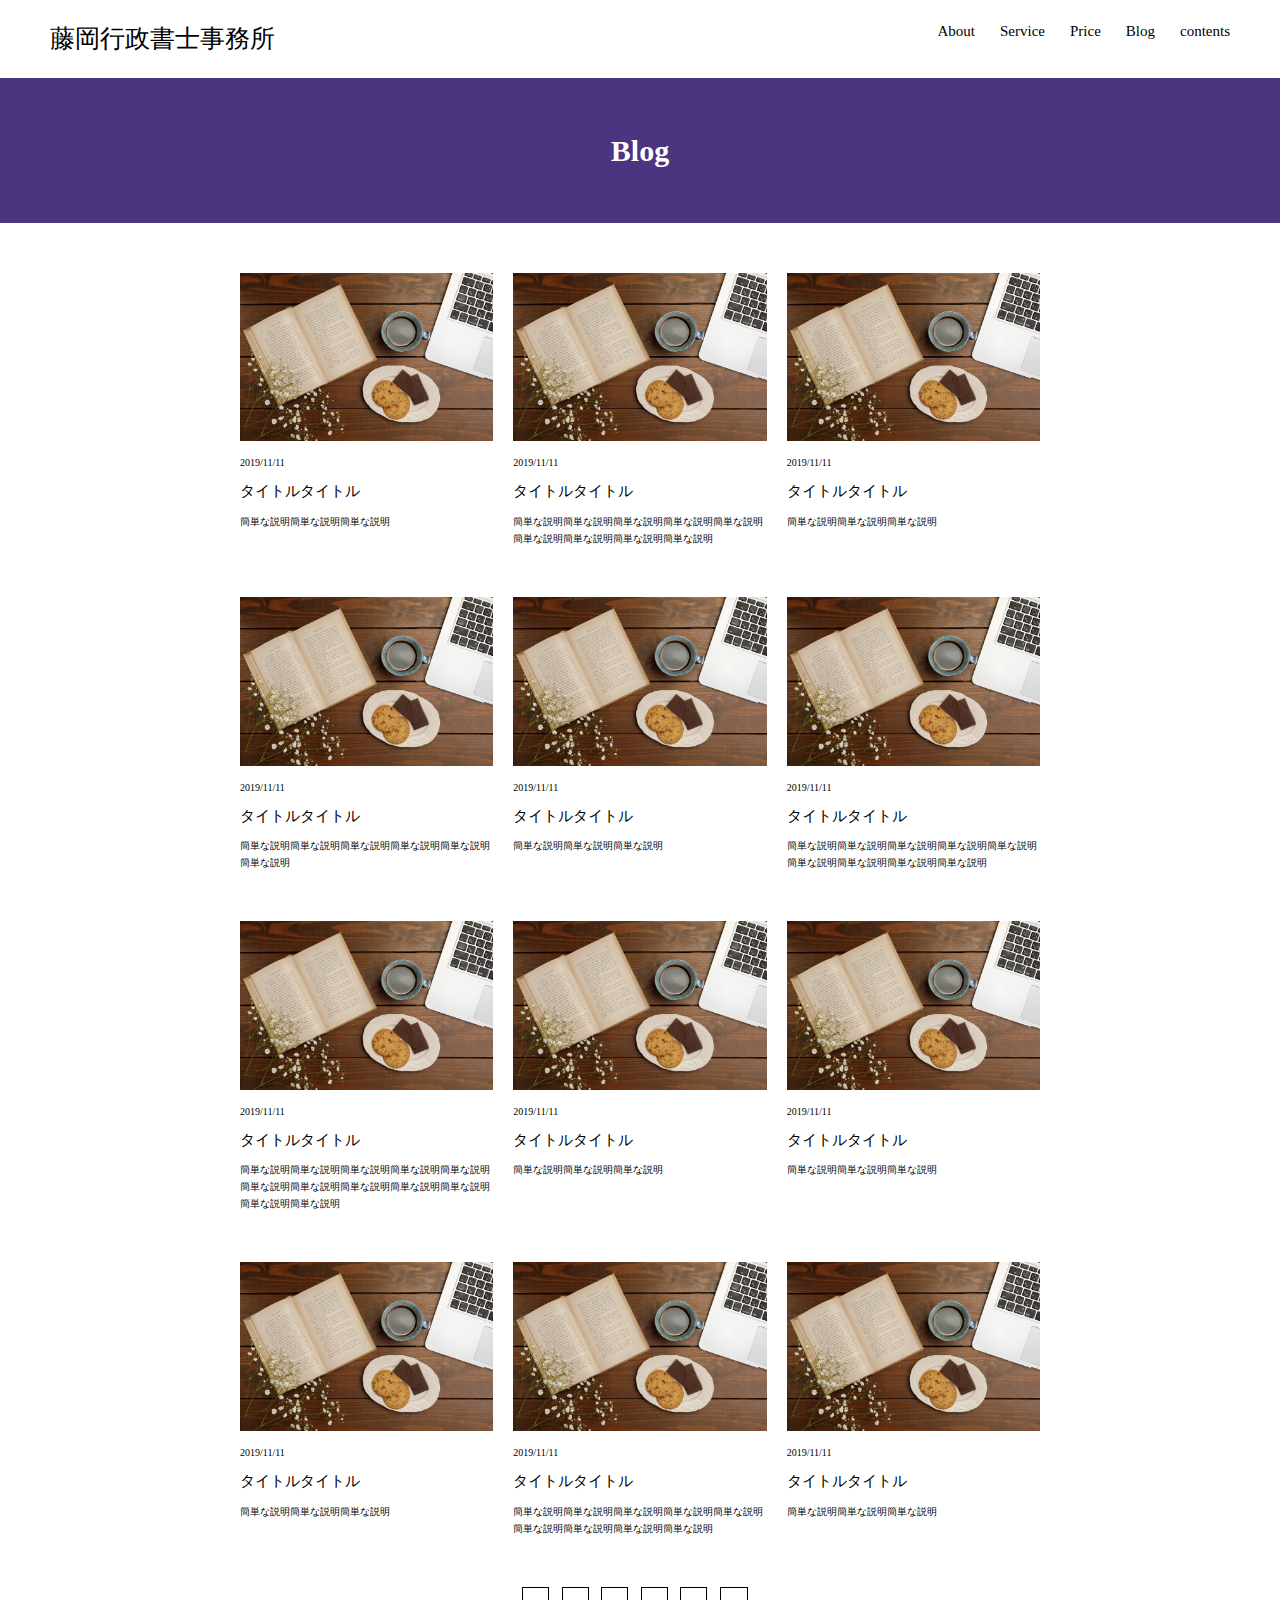
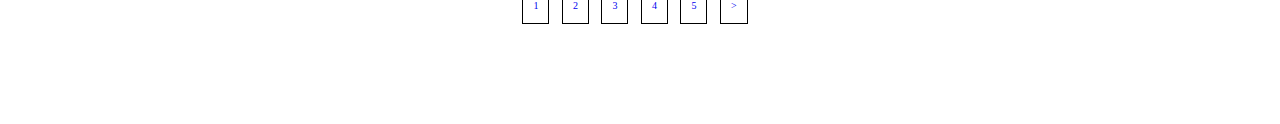
<file: blog.html>
<!DOCTYPE html>
<html lang="ja">

<head>
  <meta charset="UTF-8">
  <meta name="viewport" content="width=device-width, initial-scale=1.0">
  <meta http-equiv="X-UA-Compatible" content="ie=edge">
  <link rel="stylesheet" href="change/css/style.css">
  <script type="text/javascript" src="js/style.js"></script>
  <title>blog|藤岡行政書士事務所</title>
</head>

<body>
  <header class="header container">
    <h1><a href="index.html">藤岡行政書士事務所</a></h1>
   <nav class="no-sp">
      <ul>
        <li><a href="about.html">About</a></li>
        <li><a href="service.html">Service</a></li>
        <li><a href="price.html">Price</a></li>
        <li><a href="blog.html">Blog</a></li>
        <li><a href="contact.html">contents</a></li>
      </ul>
    </nav>
        <div class="menu-btn btn-trigger no-pc" id="btn">
        <span></span>
        <span></span>
        <span></span>
      </div>
      <nav class="no-pc">
        <div class="slide-menu">
          <ul>
         <li><a href="about.html">About</a></li>
        <li><a href="service.html">Service</a></li>
        <li><a href="price.html">Price</a></li>
        <li><a href="blog.html">Blog</a></li>
        <li><a href="contact.html">contact</a></li>
          </ul>
        </div>
      </nav>
  </header>
  <section class="blogTop common-heading">
    <h2>Blog</h2>
  </section>
  <section class="blogMain">
    <div class="blogMain-grid container">
      <div class="blogMain-grid-item">
        <img src="image/cafe01.jpg">
        <time datetime="2019-11-11">2019/11/11</time>
        <h3>タイトルタイトル</h3>
        <p>簡単な説明簡単な説明簡単な説明</p>
      </div>
      <div class="blogMain-grid-item">
        <img src="image/cafe01.jpg">
        <time datetime="2019-11-11">2019/11/11</time>
        <h3>タイトルタイトル</h3>
        <p>簡単な説明簡単な説明簡単な説明簡単な説明簡単な説明簡単な説明簡単な説明簡単な説明簡単な説明</p>
      </div>
      <div class="blogMain-grid-item">
        <img src="image/cafe01.jpg">
        <time datetime="2019-11-11">2019/11/11</time>
        <h3>タイトルタイトル</h3>
        <p>簡単な説明簡単な説明簡単な説明</p>
      </div>
      <div class="blogMain-grid-item">
        <img src="image/cafe01.jpg">
        <time datetime="2019-11-11">2019/11/11</time>
        <h3>タイトルタイトル</h3>
        <p>簡単な説明簡単な説明簡単な説明簡単な説明簡単な説明簡単な説明</p>
      </div>
      <div class="blogMain-grid-item">
        <img src="image/cafe01.jpg">
        <time datetime="2019-11-11">2019/11/11</time>
        <h3>タイトルタイトル</h3>
        <p>簡単な説明簡単な説明簡単な説明</p>
      </div>
      <div class="blogMain-grid-item">
        <img src="image/cafe01.jpg">
        <time datetime="2019-11-11">2019/11/11</time>
        <h3>タイトルタイトル</h3>
        <p>簡単な説明簡単な説明簡単な説明簡単な説明簡単な説明簡単な説明簡単な説明簡単な説明簡単な説明</p>
      </div>
      <div class="blogMain-grid-item">
        <img src="image/cafe01.jpg">
        <time datetime="2019-11-11">2019/11/11</time>
        <h3>タイトルタイトル</h3>
        <p>簡単な説明簡単な説明簡単な説明簡単な説明簡単な説明簡単な説明簡単な説明簡単な説明簡単な説明簡単な説明簡単な説明簡単な説明</p>
      </div>
      <div class="blogMain-grid-item">
        <img src="image/cafe01.jpg">
        <time datetime="2019-11-11">2019/11/11</time>
        <h3>タイトルタイトル</h3>
        <p>簡単な説明簡単な説明簡単な説明</p>
      </div>
      <div class="blogMain-grid-item">
        <img src="image/cafe01.jpg">
        <time datetime="2019-11-11">2019/11/11</time>
        <h3>タイトルタイトル</h3>
        <p>簡単な説明簡単な説明簡単な説明</p>
      </div>
      <div class="blogMain-grid-item">
        <img src="image/cafe01.jpg">
        <time datetime="2019-11-11">2019/11/11</time>
        <h3>タイトルタイトル</h3>
        <p>簡単な説明簡単な説明簡単な説明</p>
      </div>
      <div class="blogMain-grid-item">
        <img src="image/cafe01.jpg">
        <time datetime="2019-11-11">2019/11/11</time>
        <h3>タイトルタイトル</h3>
        <p>簡単な説明簡単な説明簡単な説明簡単な説明簡単な説明簡単な説明簡単な説明簡単な説明簡単な説明</p>
      </div>
      <div class="blogMain-grid-item">
        <img src="image/cafe01.jpg">
        <time datetime="2019-11-11">2019/11/11</time>
        <h3>タイトルタイトル</h3>
        <p>簡単な説明簡単な説明簡単な説明</p>
      </div>
    </div>
    <div class="blogMain-button">
      <a href="#">1</a>
      <a href="#">2</a>
      <a href="#">3</a>
      <a href="#">4</a>
      <a href="#">5</a>
      <a href="#">&gt;</a>
    </div>
  </section>
    <script src="https://code.jquery.com/jquery-3.2.1.js" integrity="sha256-DZAnKJ/6XZ9si04Hgrsxu/8s717jcIzLy3oi35EouyE=" crossorigin="anonymous"></script>
    <script type="text/javascript" src="js/style.js"></script>
</body>
</html>
</file>
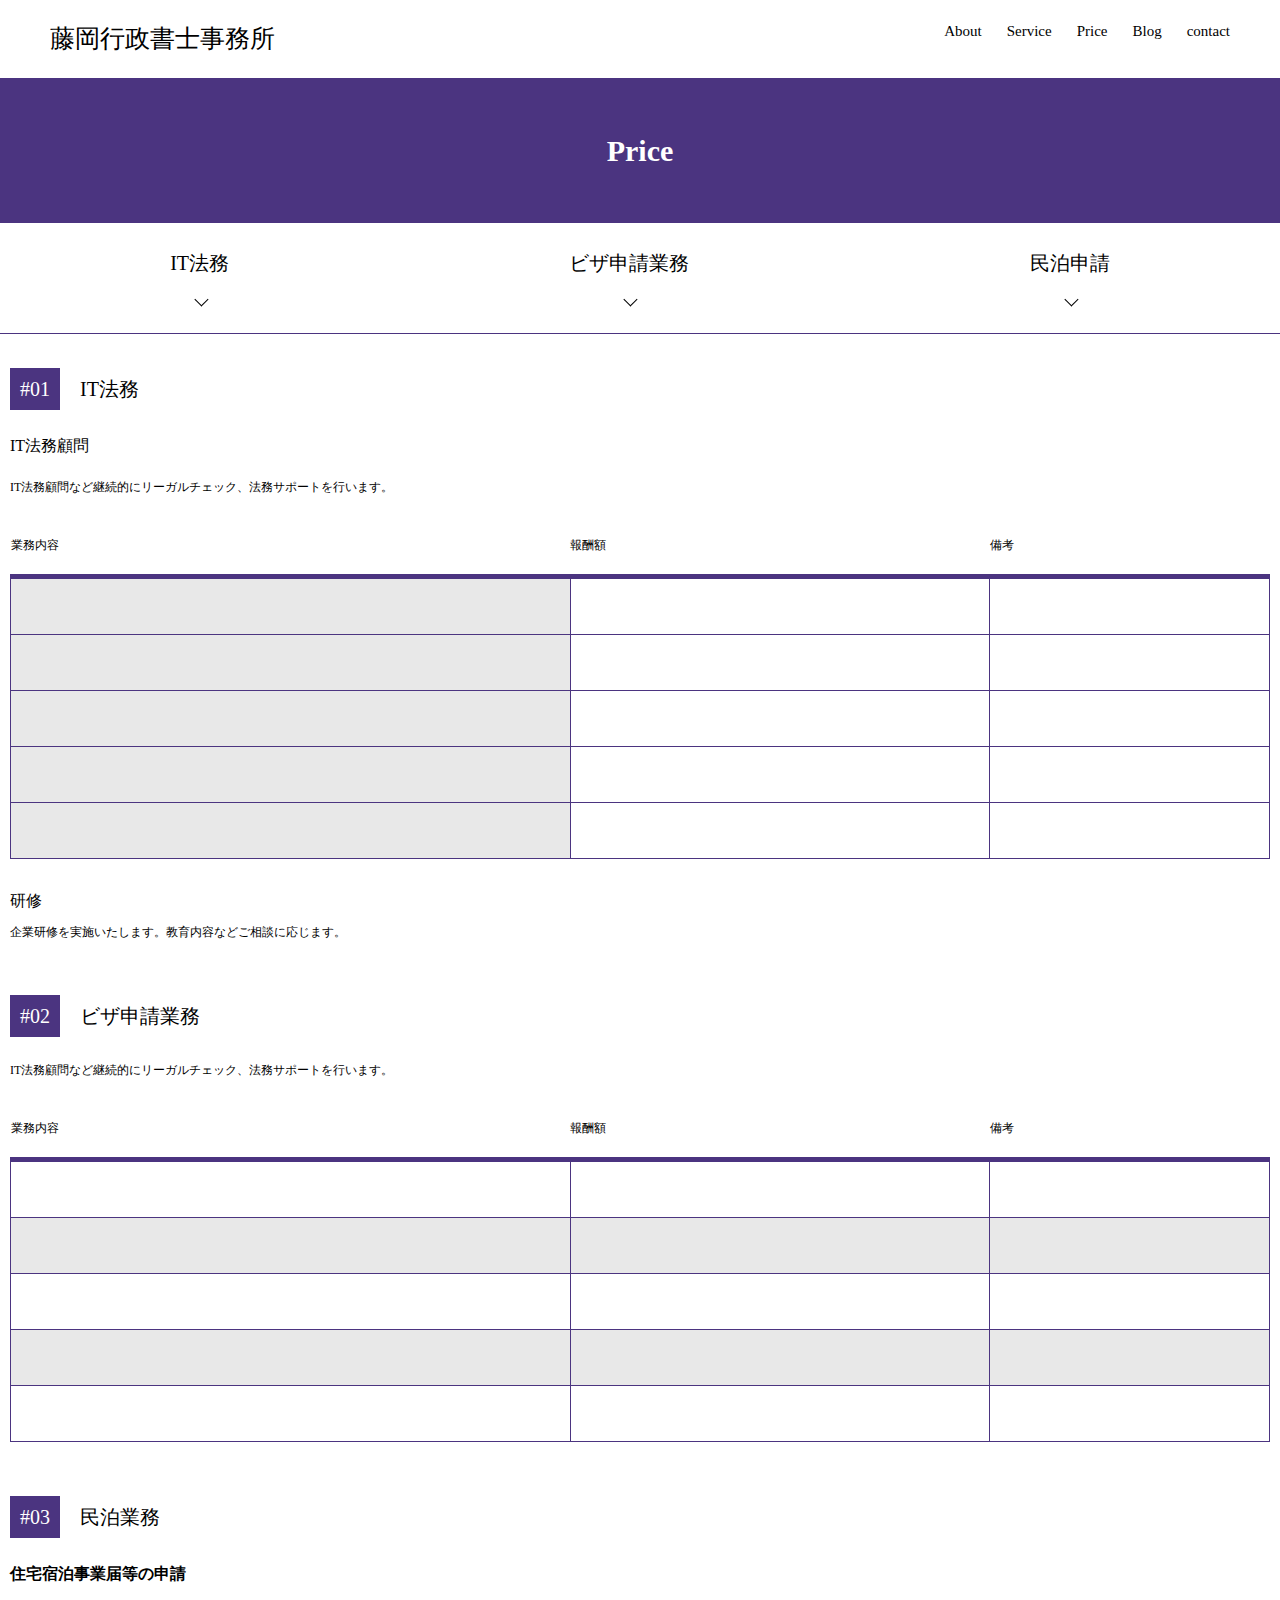
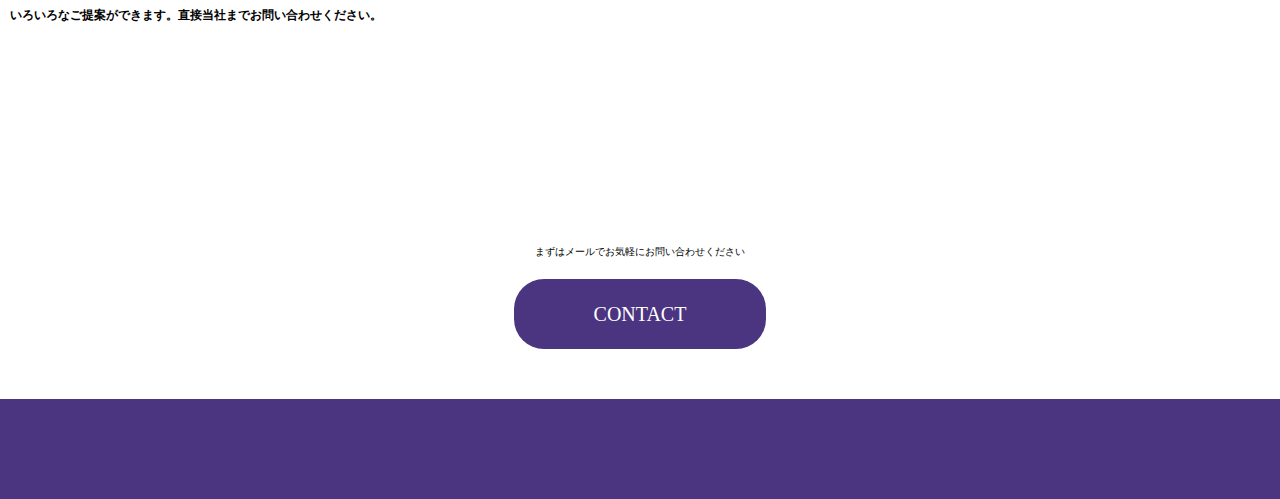
<file: price.html>
<!DOCTYPE html>
<html lang="ja">

<head>
  <meta charset="UTF-8">
  <meta name="viewport" content="width=device-width, initial-scale=1.0">
  <meta http-equiv="X-UA-Compatible" content="ie=edge">
  <link rel="stylesheet" href="change/css/style.css">
  <script type="text/javascript" src="js/style.js"></script>
  <title>Price|藤岡行政書士事務所</title>
</head>

<body>
  <header class="header container">
    <h1><a href="index.html">藤岡行政書士事務所</a></h1>
     <nav class="no-sp">
      <ul>
        <li><a href="about.html">About</a></li>
        <li><a href="service.html">Service</a></li>
        <li><a href="price.html">Price</a></li>
        <li><a href="blog.html">Blog</a></li>
        <li><a href="contact.html">contact</a></li>
      </ul>
    </nav>
        <div class="menu-btn btn-trigger no-pc" id="btn">
        <span></span>
        <span></span>
        <span></span>
      </div>
      <nav class="no-pc">
        <div class="slide-menu">
          <ul>
         <li><a href="about.html">About</a></li>
        <li><a href="service.html">Service</a></li>
        <li><a href="price.html">Price</a></li>
        <li><a href="blog.html">Blog</a></li>
        <li><a href="contact.html">contact</a></li>
          </ul>
        </div>
      </nav>
  </header>
  <section class="priceTop">
    <div class="common-heading">
      <h2>Price</h2>
    </div>
    <div class="priceTop-tag">
        <h3><a href="#it">IT法務<span></span></a></h3>
        <h3><a href="#biza">ビザ申請業務<span></span></a></h3>
        <h3><a href="#minpaku">民泊申請<span></span></a></h3>
    </div>
  </section>
  <section class="priceMain">
    <div class="priceMain-item priceMain-item-first">
      <h3 id="it"><span>#01</span>IT法務</h3>
      <h4>IT法務顧問</h4>
      <p>IT法務顧問など継続的にリーガルチェック、法務サポートを行います。</p>
      <table>
        <thead>
          <tr>
            <th>業務内容</th>
            <th>報酬額</th>
            <th>備考</th>
          </tr>
        </thead>
        <tbody>
          <tr>
            <td>&nbsp;</td>
            <td>&nbsp;</td>
            <td>&nbsp;</td>
          </tr>
          <tr>
            <td>&nbsp;</td>
            <td>&nbsp;</td>
            <td>&nbsp;</td>
          </tr>
          <tr>
            <td>&nbsp;</td>
            <td>&nbsp;</td>
            <td>&nbsp;</td>
          </tr>
          <tr>
            <td>&nbsp;</td>
            <td>&nbsp;</td>
            <td>&nbsp;</td>
          </tr>
          <tr>
            <td>&nbsp;</td>
            <td>&nbsp;</td>
            <td>&nbsp;</td>
          </tr>
        </tbody>
      </table>
      <div class="priceMain-item-bottom">
      <h4>研修</h4>
      <p>企業研修を実施いたします。教育内容などご相談に応じます。</p>
      </div>
    </div>
    <div class="priceMain-item priceMain-item-second">
      <h3 id="biza"><span>#02</span>ビザ申請業務</h3>
      <p>IT法務顧問など継続的にリーガルチェック、法務サポートを行います。</p>
      <table>
        <thead>
          <tr>
            <th>業務内容</th>
            <th>報酬額</th>
            <th>備考</th>
          </tr>
        </thead>
        <tbody>
          <tr>
            <td>&nbsp;</td>
            <td>&nbsp;</td>
            <td>&nbsp;</td>
          </tr>
          <tr>
            <td>&nbsp;</td>
            <td>&nbsp;</td>
            <td>&nbsp;</td>
          </tr>
          <tr>
            <td>&nbsp;</td>
            <td>&nbsp;</td>
            <td>&nbsp;</td>
          </tr>
          <tr>
            <td>&nbsp;</td>
            <td>&nbsp;</td>
            <td>&nbsp;</td>
          </tr>
          <tr>
            <td>&nbsp;</td>
            <td>&nbsp;</td>
            <td>&nbsp;</td>
          </tr>
        </tbody>
      </table>
    </div>
    <div class="priceMain-item">
      <h3 id="minpaku"><span>#03</span>民泊業務</h3>
      <h4>住宅宿泊事業届等の申請</h4>
      <p>いろいろなご提案ができます。直接当社までお問い合わせください。</p>
      </div>
  </section>
  <section class="contact">
    <div class="contact-item">
      <p>まずはメールでお気軽にお問い合わせください</p>
      <a href="contact.html">CONTACT</a>
    </div>
  </section>
   <script src="https://code.jquery.com/jquery-3.2.1.js" integrity="sha256-DZAnKJ/6XZ9si04Hgrsxu/8s717jcIzLy3oi35EouyE=" crossorigin="anonymous"></script>
    <script type="text/javascript" src="js/style.js"></script>
</body>
</html>
</file>
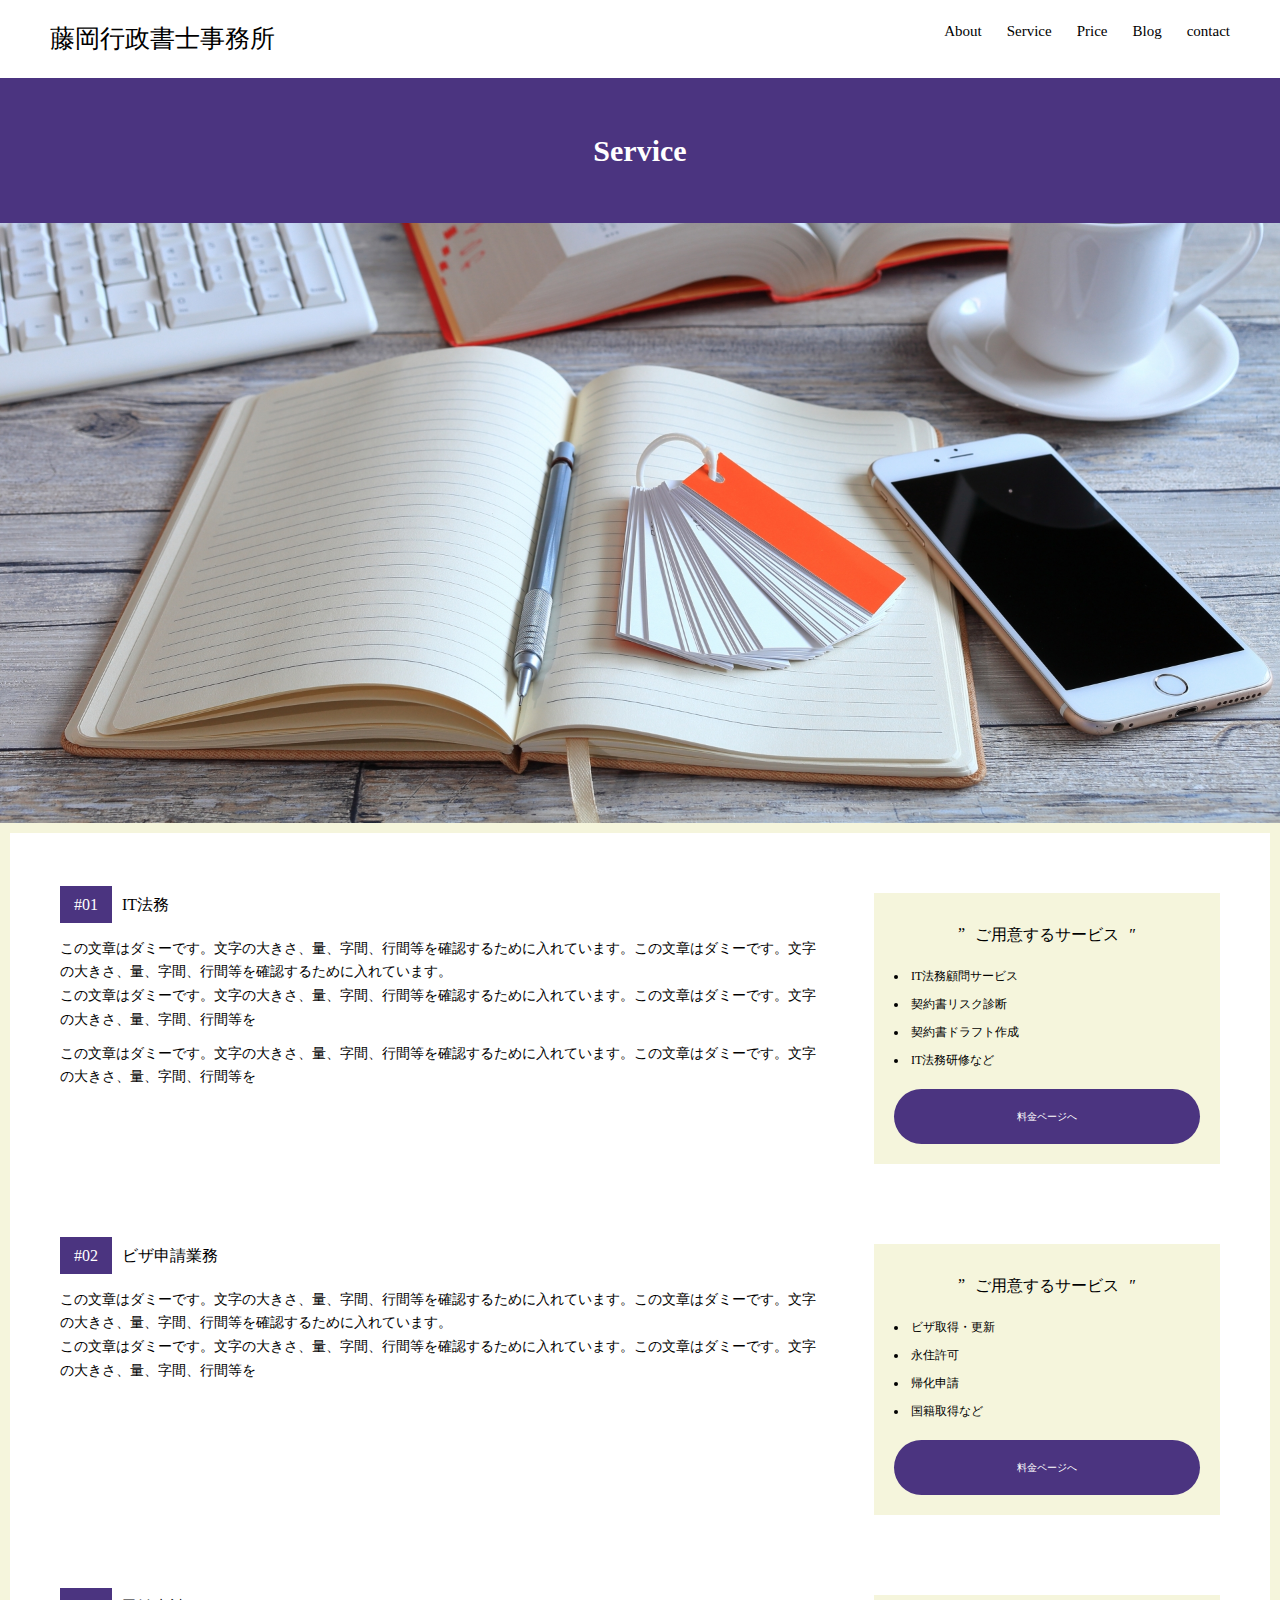
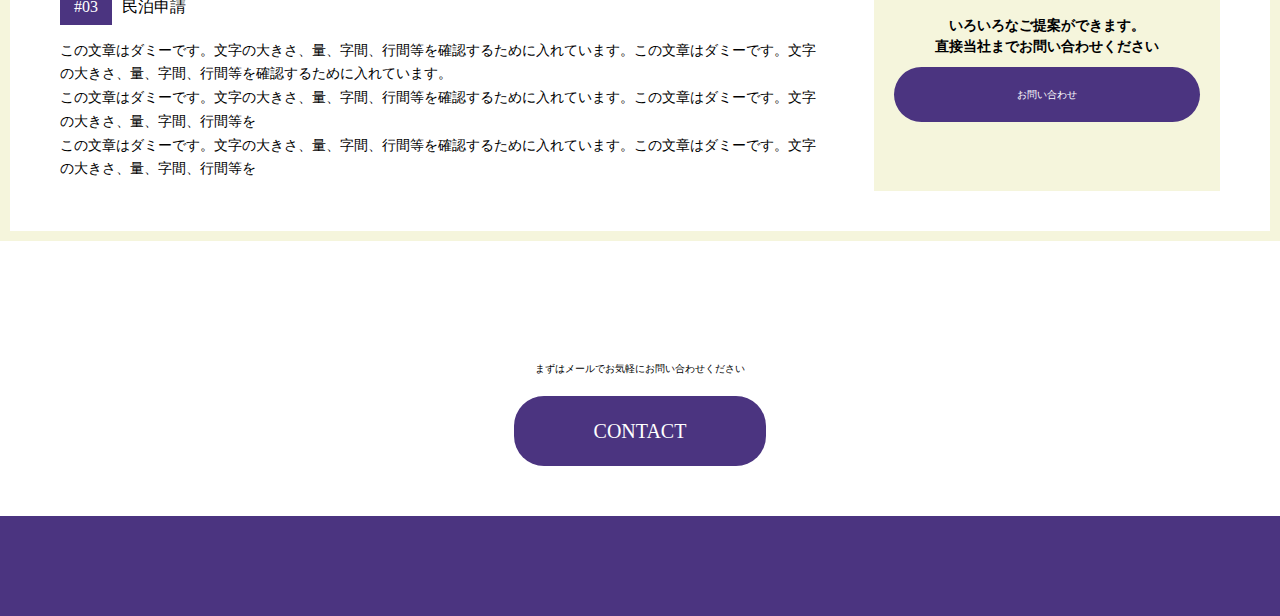
<file: service.html>
<!DOCTYPE html>
<html lang="ja">

<head>
  <meta charset="UTF-8">
  <meta name="viewport" content="width=device-width, initial-scale=1.0">
  <meta http-equiv="X-UA-Compatible" content="ie=edge">
  <link rel="stylesheet" href="change/css/style.css">
  <script type="text/javascript" src="js/style.js"></script>
  <title>Service|藤岡行政書士事務所</title>
</head>

<body>
  <header class="header container">
    <h1><a href="index.html">藤岡行政書士事務所</a></h1>
     <nav class="no-sp">
      <ul>
        <li><a href="about.html">About</a></li>
        <li><a href="service.html">Service</a></li>
        <li><a href="price.html">Price</a></li>
        <li><a href="blog.html">Blog</a></li>
        <li><a href="contact.html">contact</a></li>
      </ul>
    </nav>
        <div class="menu-btn btn-trigger no-pc" id="btn">
        <span></span>
        <span></span>
        <span></span>
      </div>
      <nav class="no-pc">
        <div class="slide-menu">
          <ul>
         <li><a href="about.html">About</a></li>
        <li><a href="service.html">Service</a></li>
        <li><a href="price.html">Price</a></li>
        <li><a href="blog.html">Blog</a></li>
        <li><a href="contact.html">contact</a></li>
          </ul>
        </div>
      </nav>
  </header>
  <section class="serviceTop">
    <div class="common-heading">
      <h2>Service</h2>
    </div>
    <div class="serviceTop-mv"></div>
  </section>
  <section class="serviceMain container">
    <div class="serviceMain-item">
      <div class="serviceMain-item-text">
        <h3><span>#01</span>IT法務</h3>
        <p>この文章はダミーです。文字の大きさ、量、字間、行間等を確認するために入れています。この文章はダミーです。文字の大きさ、量、字間、行間等を確認するために入れています。<br> この文章はダミーです。文字の大きさ、量、字間、行間等を確認するために入れています。この文章はダミーです。文字の大きさ、量、字間、行間等を
        </p>
        <p>この文章はダミーです。文字の大きさ、量、字間、行間等を確認するために入れています。この文章はダミーです。文字の大きさ、量、字間、行間等を</p>
      </div>
      <div class="serviceMain-item-outline">
        <h3><span>„</span>ご用意するサービス<span>″</span></h3>
        <!-- 後でチェック -->
        <ul>
          <li>IT法務顧問サービス</li>
          <li>契約書リスク診断</li>
          <li>契約書ドラフト作成</li>
          <li>IT法務研修など</li>
        </ul>
        <div class="serviceMain-item-outline-link">
          <a href="price.html">料金ページへ</a>
        </div>
      </div>
    </div>
    <div class="serviceMain-item">
      <div class="serviceMain-item-text">
        <h3><span>#02</span>ビザ申請業務</h3>
        <p>この文章はダミーです。文字の大きさ、量、字間、行間等を確認するために入れています。この文章はダミーです。文字の大きさ、量、字間、行間等を確認するために入れています。<br> この文章はダミーです。文字の大きさ、量、字間、行間等を確認するために入れています。この文章はダミーです。文字の大きさ、量、字間、行間等を
        </p>
      </div>
      <div class="serviceMain-item-outline">
        <h3><span>„</span>ご用意するサービス<span>″</span></h3>
        <!-- 後でチェック -->
        <ul>
          <li>ビザ取得・更新</li>
          <li>永住許可</li>
          <li>帰化申請</li>
          <li>国籍取得など</li>
        </ul>
        <div class="serviceMain-item-outline-link">
          <a href="price.html">料金ページへ</a>
        </div>
      </div>
    </div>
    <div class="serviceMain-item">
      <div class="serviceMain-item-text">
        <h3><span>#03</span>民泊申請</h3>
        <p>この文章はダミーです。文字の大きさ、量、字間、行間等を確認するために入れています。この文章はダミーです。文字の大きさ、量、字間、行間等を確認するために入れています。<br> この文章はダミーです。文字の大きさ、量、字間、行間等を確認するために入れています。この文章はダミーです。文字の大きさ、量、字間、行間等を
          <br>この文章はダミーです。文字の大きさ、量、字間、行間等を確認するために入れています。この文章はダミーです。文字の大きさ、量、字間、行間等を</p>
      </div>
      <div class="serviceMain-item-outline serviceMain-item-outline-last">
        <p>いろいろなご提案ができます。<br>直接当社までお問い合わせください</p>
        <div class="serviceMain-item-outline-link">
          <a href="contact.html">お問い合わせ</a>
        </div>
      </div>
    </div>
  </section>
  <section class="contact">
    <div class="contact-item">
      <p>まずはメールでお気軽にお問い合わせください</p>
      <a href="contact.html">CONTACT</a>
    </div>
  </section>
   <script src="https://code.jquery.com/jquery-3.2.1.js" integrity="sha256-DZAnKJ/6XZ9si04Hgrsxu/8s717jcIzLy3oi35EouyE=" crossorigin="anonymous"></script>
    <script type="text/javascript" src="js/style.js"></script>
</body>

</html>
</file>
<file: change/css/style.css>
@charset "UTF-8";
/* http://meyerweb.com/eric/tools/css/reset/ 
   v2.0 | 20110126
   License: none (public domain)
*/
html, body, div, span, applet, object, iframe,
h1, h2, h3, h4, h5, h6, p, blockquote, pre,
a, abbr, acronym, address, big, cite, code,
del, dfn, em, img, ins, kbd, q, s, samp,
small, strike, strong, sub, sup, tt, var,
b, u, i, center,
dl, dt, dd, ol, ul, li,
fieldset, form, label, legend,
table, caption, tbody, tfoot, thead, tr, th, td,
article, aside, canvas, details, embed,
figure, figcaption, footer, header, hgroup,
menu, nav, output, ruby, section, summary,
time, mark, audio, video {
  margin: 0;
  padding: 0;
  border: 0;
  font: inherit;
  vertical-align: baseline;
}

/* HTML5 display-role reset for older browsers */
article, aside, details, figcaption, figure,
footer, header, hgroup, menu, nav, section {
  display: block;
}

body {
  line-height: 1.5;
}

ol, ul {
  list-style: none;
}

blockquote, q {
  quotes: none;
}

blockquote:before, blockquote:after,
q:before, q:after {
  content: '';
  content: none;
}

table {
  border-collapse: collapse;
  border-spacing: 0;
}

a {
  text-decoration: none;
}

* {
  box-sizing: border-box;
}

.aboutTop {
  padding-bottom: 15rem;
}

@media (max-width: 559px) {
  .aboutTop {
    padding-bottom: 5rem;
  }
}

.aboutTop-mv {
  padding: 30rem 0;
  background: url(../../image/about-bg.jpg);
  background-size: cover;
  background-position: center center;
  width: 100%;
}

.aboutTop-mv-heading {
  display: flex;
  justify-content: space-between;
  padding: 2rem 5rem;
  background: #feffd1;
  position: relative;
  top: -3rem;
  margin: 0 5rem;
}

.aboutTop-mv-heading h3 {
  font-size: 1.6rem;
  letter-spacing: 0.8rem;
}

.aboutTop-mv-heading p {
  font-size: 1.4rem;
  margin-left: 7.8125vw;
}

@media (max-width: 559px) {
  .aboutTop-mv-heading p {
    margin: 1rem 0 0 0;
  }
}

@media (max-width: 559px) {
  .aboutTop-mv-heading {
    flex-direction: column;
    margin: 0;
    font-size: 1.5rem;
    top: -50rem;
    background: rgba(0, 0, 0, 0.7);
    color: #fff;
  }
}

.aboutTop-point {
  padding-top: 5rem;
}

.aboutTop-point h3 {
  display: inline-block;
  font-size: 3rem;
  padding-bottom: 1rem;
  padding-right: 2rem;
  margin-bottom: 2rem;
  border-bottom: 1px solid #000;
  position: relative;
}

@media (max-width: 559px) {
  .aboutTop-point h3 {
    display: block;
    text-align: center;
    padding-right: 0;
    border: none;
  }
  .aboutTop-point h3:before {
    content: "";
    position: absolute;
    left: 50%;
    bottom: 0px;
    display: inline-block;
    padding: 1px 30px;
    -webkit-transform: translateX(-50%);
    transform: translateX(-50%);
    background: #000;
  }
}

.aboutTop-point h4 {
  margin-bottom: 3rem;
  font-size: 1.6rem;
}

.aboutTop-text {
  display: flex;
  justify-content: space-between;
}

.aboutTop-text p {
  font-size: 1.2rem;
}

@media (max-width: 559px) {
  .aboutTop-text {
    flex-direction: column;
  }
  .aboutTop-text p {
    margin-bottom: 1rem;
  }
}

.aboutTop-text-left {
  margin-right: 7.8125vw;
}

.aboutTop-text-left p:first-child {
  margin-bottom: 1.4rem;
}

@media (max-width: 559px) {
  .aboutTop-text-left {
    margin-right: 0;
  }
}

.office {
  background: #e8e8e8;
}

.office-data {
  padding: 5rem 0;
  margin: 0 15.625vw;
  display: flex;
  justify-content: space-between;
}

.office-data-img {
  padding: 14.0625vw 10.9375vw;
  background-image: url(../../image/male01.jpg);
  background-size: 100% 100%;
  background-repeat: no-repeat;
}

@media (max-width: 559px) {
  .office-data-img {
    padding: 150px 100px;
    background: cover;
  }
}

@media (max-width: 559px) {
  .office-data {
    margin: 0 1rem;
    flex-direction: column;
  }
}

.office-data-text h3 {
  font-size: 2rem;
  margin-bottom: 2rem;
}

.office-data-text ul li {
  line-height: 2.5;
  font-size: 1.6rem;
}

@media (max-width: 559px) {
  .office-data-text {
    margin-bottom: 2rem;
  }
}

.serviceTop-mv {
  padding: 30rem 0;
  width: 100%;
  background: url(../../image/study01.jpg);
  background-size: cover;
  background-position: bottom;
}

.serviceMain {
  border: 1rem solid #F5F5DC;
  padding-top: 6rem !important;
  padding-bottom: 4rem !important;
}

.serviceMain-item {
  display: flex;
  justify-content: space-between;
  margin-bottom: 8rem;
}

@media (max-width: 559px) {
  .serviceMain-item {
    flex-direction: column;
  }
}

.serviceMain-item:nth-of-type(3) {
  margin-bottom: 0;
}

.serviceMain-item-text {
  margin-right: 3.90625vw;
}

@media (max-width: 559px) {
  .serviceMain-item-text {
    margin-right: 0;
  }
}

.serviceMain-item-text h3 {
  font-size: 1.6rem;
  margin-bottom: 2rem;
}

.serviceMain-item-text h3 span {
  color: #fff;
  background: #4b3480;
  padding: 1rem 1.4rem;
  margin-right: 1rem;
}

.serviceMain-item-text p {
  line-height: 1.7;
  margin-bottom: 1rem;
  font-size: 1.4rem;
}

.serviceMain-item-outline {
  width: 500px;
  background: #F5F5DC;
  padding: 2rem 1.5625vw;
}

@media (max-width: 559px) {
  .serviceMain-item-outline {
    width: auto;
  }
}

.serviceMain-item-outline h3 {
  font-size: 1.25vw;
  margin-bottom: 2rem;
  text-align: center;
}

@media (max-width: 559px) {
  .serviceMain-item-outline h3 {
    font-size: 1.6rem;
  }
}

.serviceMain-item-outline h3 span:first-child {
  margin-right: 1rem;
  vertical-align: 1rem;
}

.serviceMain-item-outline h3 span:last-child {
  margin-left: 1rem;
}

.serviceMain-item-outline ul {
  list-style-type: disc;
  list-style-position: inside;
  margin-bottom: 2rem;
}

.serviceMain-item-outline ul li {
  margin-bottom: 1rem;
  font-size: 1.2rem;
}

.serviceMain-item-outline-link {
  text-align: center;
  background: #4b3480;
  border-radius: 30px;
  padding: 2rem 0;
}

.serviceMain-item-outline-link a {
  color: #fff;
}

.serviceMain-item-outline-last {
  text-align: center;
}

.serviceMain-item-outline-last p {
  font-weight: bold;
  margin-bottom: 1rem;
  font-size: 1.4rem;
}

.priceTop-tag {
  display: flex;
  justify-content: space-around;
  border-bottom: 1px solid #4b3480;
}

@media (max-width: 559px) {
  .priceTop-tag {
    padding: 1rem 0;
    margin: 0 1rem;
  }
}

.priceTop-tag h3 {
  font-size: 2rem;
  padding: 2rem 3rem;
  margin: 0.5rem 0;
  transition: all 0.2s ease;
}

@media (max-width: 559px) {
  .priceTop-tag h3 {
    padding: 1rem 0;
  }
}

.priceTop-tag h3 a {
  color: #000;
}

.priceTop-tag h3:hover {
  background: #4b3480;
  color: #fff;
}

.priceTop-tag h3:hover a {
  color: #fff;
}

.priceTop-tag h3:hover span {
  border-color: #fff;
}

@media (max-width: 559px) {
  .priceTop-tag h3 {
    font-size: 1.2rem;
  }
  .priceTop-tag h3:hover {
    background: transparent;
  }
}

.priceTop-tag h3 span {
  display: block;
  width: 1rem;
  height: 1rem;
  border: 1px solid #000;
  border-top: 0;
  border-left: 0;
  -webkit-transform: rotate(45deg) translate(-50%);
  transform: rotate(45deg) translate(-50%);
  position: relative;
  left: 50%;
  margin-top: 2rem;
}

@media (max-width: 559px) {
  .priceTop-tag h3 span {
    margin-top: 1rem;
  }
}

.priceMain {
  padding: 3rem 1rem 8rem;
}

@media (max-width: 559px) {
  .priceMain {
    padding-bottom: 0;
  }
}

.priceMain-item {
  margin-bottom: 5rem;
}

.priceMain-item:nth-of-type(3) {
  margin-bottom: 0;
}

.priceMain-item:nth-of-type(3) h4,
.priceMain-item:nth-of-type(3) p {
  font-weight: bold;
}

.priceMain-item h3 {
  font-size: 2rem;
  padding: 1rem 0;
  margin-bottom: 2rem;
}

.priceMain-item h3 span {
  background: #4b3480;
  color: #fff;
  padding: 1rem;
  margin-right: 2rem;
}

.priceMain-item h4 {
  font-size: 1.6rem;
  margin-bottom: 2rem;
}

.priceMain-item p {
  font-size: 1.2rem;
  margin-bottom: 2rem;
}

.priceMain-item-bottom {
  margin-top: 3rem;
}

.priceMain-item-bottom h4 {
  margin-bottom: 1rem;
}

.priceMain-item table {
  width: 100%;
}

.priceMain-item table thead tr,
.priceMain-item table tbody tr {
  text-align: left;
}

.priceMain-item table thead tr th,
.priceMain-item table thead tr td,
.priceMain-item table tbody tr th,
.priceMain-item table tbody tr td {
  padding: 2rem 0;
}

.priceMain-item table thead tr th,
.priceMain-item table tbody tr th {
  font-size: 1.2rem;
  border-bottom: 5px solid #4b3480;
}

.priceMain-item table thead tr td,
.priceMain-item table tbody tr td {
  border: 1px solid #4b3480;
}

.priceMain-item-first tbody tr td:first-child {
  background: #e8e8e8;
}

.priceMain-item-second tbody tr:nth-child(even) td {
  background: #e8e8e8;
}

.blogMain-grid {
  width: 100%;
  max-width: 1000px;
  padding-top: 5rem !important;
  padding-bottom: 5rem !important;
  padding-left: 100px !important;
  padding-right: 100px !important;
  display: grid;
  gap: 5rem 2rem;
  grid-template-columns: repeat(auto-fill, minmax(240px, 1fr));
  margin-bottom: 5rem;
}

@media (max-width: 559px) {
  .blogMain-grid {
    gap: 1rem 1rem;
    grid-template-columns: repeat(auto-fill, minmax(240px, 1fr));
    padding: 1rem 1rem !important;
  }
}

.blogMain-grid-item img {
  width: 100%;
  margin-bottom: 1rem;
}

@media (max-width: 559px) {
  .blogMain-grid-item img {
    width: 100%;
  }
}

.blogMain-grid-item time {
  display: block;
  margin-bottom: 1rem;
}

.blogMain-grid-item h3 {
  font-size: 1.5rem;
  margin-bottom: 1rem;
}

.blogMain-grid-item p {
  line-height: 1.7;
}

.blogMain-button {
  text-align: center;
  margin-bottom: 10rem;
}

.blogMain-button a {
  display: inline-block;
  padding: 1rem;
  border: 1px solid #000;
  margin-right: 1rem;
}

.contents {
  padding: 3.90625vw 15.625vw 5.46875vw;
}

@media (max-width: 559px) {
  .contents {
    width: auto;
    margin: 0 auto;
    padding: 0 2rem;
  }
}

.contents-top time {
  display: block;
  margin-bottom: 1rem;
}

.contents-top h2 {
  font-size: 2rem;
  margin-bottom: 1rem;
}

.contents-top img {
  width: 100%;
  height: 500px;
  background-size: cover;
  margin-bottom: 2rem;
}

@media (max-width: 559px) {
  .contents-top img {
    height: 200px;
  }
}

.contents-top p {
  line-height: 1.7;
  margin-bottom: 2rem;
  font-size: 1.4rem;
}

.contents-second {
  margin-bottom: 5rem;
}

.contents-second h3 {
  font-size: 2rem;
  padding: 2rem 0;
  border-top: 1px solid #000;
  border-bottom: 1px solid #000;
  margin-bottom: 2rem;
}

.contents-second p {
  line-height: 1.7;
  margin-bottom: 1rem;
  font-size: 1.4rem;
}

.contents-third {
  margin-bottom: 3rem;
}

.contents-third h4 {
  padding: 1rem;
  margin-bottom: 1rem;
  background: #F5F5DC;
  font-size: 1.6rem;
}

.contents-third p {
  line-height: 1.7;
  margin-bottom: 5rem;
  font-size: 1.4rem;
}

.contents-bottom {
  margin-bottom: 5rem;
  text-align: center;
}

.contents-bottom-img {
  margin: 0 auto;
  width: auto;
  display: inline-block;
  padding: 100px 200px;
  background: url(../../image/blog.jpg);
  background-size: cover;
  background-position: center center;
  background-repeat: no-repeat;
}

@media (max-width: 559px) {
  .contents-bottom-img {
    width: 100%;
    padding: 100px 100px;
  }
}

.contents-sns {
  height: 200px;
  display: flex;
}

@media (max-width: 559px) {
  .contents-sns {
    flex-direction: column;
    height: auto;
  }
}

.contents-sns img {
  width: 25vw;
}

@media (max-width: 559px) {
  .contents-sns img {
    width: 100%;
    height: 250px;
  }
}

.contents-sns-share {
  width: 100%;
  text-align: center;
}

.contents-sns-share a {
  line-height: 7;
  display: block;
  width: 100%;
  height: 50%;
  border: 1px solid #000;
  color: #000;
  font-size: 1.4rem;
}

.contents-sns-share a:first-child {
  border-bottom: 0;
}

.contents-latest {
  margin-bottom: 5rem !important;
}

.contents-latest h2 {
  font-size: 1.6rem;
  margin-bottom: 2rem;
}

@media (max-width: 559px) {
  .contents-latest h2 {
    margin: 3rem 0;
  }
}

.contents-latest img {
  margin-bottom: 1rem;
}

.contents-latest time {
  display: block;
  margin-bottom: 1rem;
  font-size: 1.2rem;
}

.contents-latest h3 {
  margin-bottom: 1.2rem;
}

.contents-latest p {
  font-size: 1.2rem;
}

.contents-latest-blog {
  display: flex;
  justify-content: space-between;
  flex-wrap: wrap;
}

@media (max-width: 559px) {
  .contents-latest-blog {
    flex-direction: column;
  }
}

.contents-latest-blog-icon {
  width: 30%;
}

@media (max-width: 559px) {
  .contents-latest-blog-icon {
    width: 100%;
    margin-right: 0;
    margin-bottom: 2rem;
  }
}

.contents-latest-blog-icon-img {
  padding: 150px 7.8125vw;
  background: url(../../image/okashi.jpg);
  background-size: cover;
  background-position: center center;
  background-repeat: no-repeat;
}

.contents-contact {
  background: #e8e8e8;
}

.common-heading {
  padding: 5rem 0;
  width: 100%;
  background: #4b3480;
  color: #fff;
  font-weight: bold;
  font-size: 3rem;
  text-align: center;
}

@media (max-width: 559px) {
  .common-heading {
    padding: 3rem;
  }
}

html {
  font-size: 62.5%;
}

.container {
  width: auto;
  margin: 0 auto;
  padding: 0 3.90625vw;
}

.slide-menu {
  transform: translateX(100vw);
  transition: all .3s linear;
  position: fixed;
  background: rgba(255, 255, 255, 0.7);
  top: 0;
  right: 0;
  width: 100vw;
  height: 100vh;
  z-index: 5;
}

.slide-menu ul {
  padding: 50px 50px;
}

@media (max-width: 559px) {
  .slide-menu ul {
    display: flex;
    flex-direction: column;
  }
}

.slide-menu li {
  margin-bottom: 30px;
}

.slide-menu li a {
  font-size: 2rem;
  color: #000;
}

@media (max-width: 559px) {
  .slide-menu li a {
    font-size: 3rem;
    font-weight: bold;
    display: inline-block;
    padding-bottom: 0.5rem;
    border-bottom: 1px solid #000;
  }
}

/* アニメーション後のメニューの状態 */
.slide-menu.is-active {
  transform: translateX(0);
  display: block;
}

/*=============================
.btn-trigger
=============================*/
.btn-trigger {
  position: relative;
  width: 24px;
  height: 18px;
  cursor: pointer;
  position: fixed;
  top: 12px;
  right: 20px;
  z-index: 10;
}

.btn-trigger span {
  position: absolute;
  left: 0;
  width: 100%;
  height: 2px;
  background-color: #e8e8e8;
  border-radius: 4px;
}

.btn-trigger, .btn-trigger span {
  display: inline-block;
  transition: all .5s;
  box-sizing: border-box;
}

.btn-trigger span:nth-of-type(1) {
  top: 0;
}

.btn-trigger span:nth-of-type(2) {
  top: 8px;
}

.btn-trigger span:nth-of-type(3) {
  bottom: 0;
}

/*=============================
#btn01
=============================*/
#btn.active span:nth-of-type(1) {
  -webkit-transform: translateY(20px) rotate(-45deg);
  transform: translateY(8px) rotate(-45deg);
  background: #4b3480;
}

#btn.active span:nth-of-type(2) {
  opacity: 0;
}

#btn.active span:nth-of-type(3) {
  -webkit-transform: translateY(-20px) rotate(45deg);
  transform: translateY(-8px) rotate(45deg);
  background: #4b3480;
}

.header {
  display: flex;
  justify-content: space-between;
  padding-top: 2rem;
  padding-bottom: 2rem;
}

@media (max-width: 559px) {
  .header {
    padding-top: 0;
    padding-bottom: 0;
  }
}

.header h1 {
  font-size: 1.95312vw;
}

@media (max-width: 559px) {
  .header h1 {
    font-size: 2rem;
    width: auto;
    padding-top: 1rem;
    padding-bottom: 1rem;
  }
}

.header h1 a {
  color: #000;
}

.header ul {
  display: flex;
  align-items: center;
  justify-content: space-between;
}

.header ul li {
  margin-left: 2.5rem;
}

.header ul li a {
  color: #000;
  font-size: 1.5rem;
}

@media (max-width: 559px) {
  .header .no-sp {
    display: none;
  }
  .header .no-pc {
    display: block;
  }
  .header .container {
    width: auto;
    margin: 0 auto;
    padding: 0 1rem;
  }
}

.top {
  margin-bottom: 5rem;
}

@media (max-width: 559px) {
  .top {
    margin-bottom: 5rem;
  }
}

.top-mv {
  background-image: url(../../image/topbg.jpg);
  background-size: cover;
  background-repeat: no-repeat;
  background-position: bottom;
  padding: 20rem 0;
  width: auto;
}

.top-mv-text {
  color: #fff;
  margin-left: 4rem;
}

.top-mv-text h2 {
  font-size: 4.6875vw;
}

.top-mv-text p {
  font-size: 1.5625vw;
}

.top-item {
  position: relative;
  display: flex;
}

@media (max-width: 559px) {
  .top-item {
    flex-direction: column;
  }
}

.top-item-consept {
  width: 50%;
  padding: 3rem 6.25vw;
  background: linear-gradient(to bottom, #4b3480, #ade2ff);
  position: relative;
  top: -4rem;
}

@media (max-width: 559px) {
  .top-item-consept {
    width: auto;
    order: 2;
    background: #fff;
    padding: 2rem 1.6rem;
    top: 0;
  }
}

.top-item-consept p:first-child {
  line-height: 1.7;
  font-size: 1.5625vw;
  color: #fff;
  margin-bottom: 3rem;
}

@media (max-width: 559px) {
  .top-item-consept p:first-child {
    margin-bottom: 3rem;
  }
}

.top-item-consept p:last-child {
  line-height: 1.5;
  font-size: 0.9375vw;
  color: #fff;
}

.top-item-news {
  width: 50%;
  padding: 3rem 2rem;
}

@media (max-width: 559px) {
  .top-item-news {
    width: auto;
    order: 1;
    padding-top: 1rem;
    padding-bottom: 3rem;
    margin: 0 2rem;
    border-bottom: 5px solid #4b3480;
  }
}

.top-item-news h2 {
  text-align: center;
  font-weight: bold;
  font-size: 0.9375vw;
  margin-bottom: 1rem;
}

@media (max-width: 559px) {
  .top-item-news h2 {
    text-align: left;
  }
}

.top-item-news dl {
  display: flex;
  font-size: 0.9375vw;
}

.top-item-news dl dt {
  margin-right: 2rem;
}

.service {
  margin-bottom: 5rem;
}

.service h2 {
  text-align: center;
  font-size: 3rem;
  color: #e8e8e8;
  margin-bottom: 2rem;
}

.service-item {
  margin-bottom: 5rem;
  display: grid;
  gap: 3rem 4rem;
  grid-template-columns: repeat(auto-fit, minmax(300px, 1fr));
}

@media (max-width: 559px) {
  .service-item {
    grid-template-columns: repeat(auto-fit, minmax(288px, 1fr));
  }
}

.service-item-img {
  padding: 120px 160px;
  background: url(../../image/blog.jpg);
  background-size: cover;
  background-position: center center;
}

@media (max-width: 559px) {
  .service-item-img {
    padding: 120px 120px;
  }
}

.service-item-icon {
  width: 100%;
}

.service-item-icon p {
  font-size: 1.2rem;
}

.service-item-title {
  display: flex;
  border: 1px solid #4b3480;
  width: 80%;
  margin: 0 auto;
  position: relative;
  bottom: 2rem;
  background: #fff;
}

.service-item-title span {
  display: inline-block;
  border-right: 1px solid #4b3480;
  background: #4b3480;
  font-size: 1.5rem;
  color: #fff;
  padding: 1rem 1.2rem;
}

.service-item-title h3 {
  font-size: 1.5rem;
  margin: 0 auto;
  padding-top: 1rem;
  padding-bottom: 1rem;
}

.service-link {
  text-align: center;
}

@media (max-width: 559px) {
  .service-link {
    margin-top: 5rem;
  }
}

.service-link a {
  display: inline-block;
  padding: 2rem 8rem;
  background: #4b3480;
  border-radius: 30px;
  color: #fff;
  font-size: 1.4rem;
}

@media (max-width: 559px) {
  .service-link a {
    padding: 2rem 12rem;
  }
}

.blog {
  margin-bottom: 5rem;
}

.blog h2 {
  text-align: center;
  font-size: 3rem;
  color: #e8e8e8;
  margin-bottom: 2rem;
}

.blog-item {
  margin-bottom: 5rem;
  display: grid;
  gap: 3rem 4rem;
  grid-template-columns: repeat(auto-fit, minmax(300px, 1fr));
}

@media (max-width: 559px) {
  .blog-item {
    grid-template-columns: repeat(auto-fit, minmax(288px, 1fr));
  }
}

.blog-item-icon {
  width: 100%;
}

.blog-item-icon-img {
  padding: 120px 160px;
  background: url(../../image/pc01.jpg);
  background-size: cover;
  background-position: center center;
  margin-bottom: 10px;
}

@media (max-width: 559px) {
  .blog-item-icon-img {
    padding: 120px 120px;
  }
}

.blog-item-icon time {
  font-size: 1.4rem;
  margin-bottom: 10px;
  display: block;
}

.blog-item-icon h3 {
  font-size: 1.6rem;
  margin-bottom: 15px;
}

.blog-item-icon p {
  font-size: 1.4rem;
}

.blog-link {
  text-align: center;
}

@media (max-width: 559px) {
  .blog-link {
    margin-top: 5rem;
  }
}

.blog-link a {
  display: inline-block;
  padding: 2rem 8rem;
  background: #4b3480;
  border-radius: 30px;
  color: #fff;
  font-size: 1.4rem;
}

@media (max-width: 559px) {
  .blog-link a {
    padding: 2rem 12rem;
  }
}

.maps {
  position: relative;
}

.maps-text {
  position: absolute;
  top: 50%;
  left: 50%;
  -webkit-transform: translate(-50%, -50%);
  transform: translate(-50%, -50%);
  color: #fff;
}

.maps-wrap {
  position: absolute;
  top: 50%;
  left: 50%;
  -webkit-transform: translate(-50%, -50%);
  transform: translate(-50%, -50%);
}

.maps-icon {
  position: relative;
  display: inline-block;
  margin: 1.5em 0;
  padding: 0 5px;
  width: 90px;
  height: 90px;
  line-height: 90px;
  text-align: center;
  color: #FFF;
  font-size: 20px;
  font-weight: bold;
  background: #4b3480;
  border-radius: 50%;
  box-sizing: border-box;
}

.maps-icon:before {
  content: "";
  position: absolute;
  bottom: -25px;
  left: 50%;
  margin-left: -15px;
  border: 15px solid transparent;
  border-top: 15px solid #4b3480;
  z-index: 0;
}

.maps span:first-child {
  font-size: 2rem;
}

.maps span:last-child {
  font-size: 0.1rem;
}

#maps {
  height: 40rem;
  width: auto;
}

.contact {
  padding-top: 10rem;
}

.contact-item {
  text-align: center;
}

.contact-item p {
  padding: 2rem 0;
}

.contact-item a {
  display: inline-block;
  padding: 2rem 8rem;
  background: #4b3480;
  color: #fff;
  font-size: 2rem;
  border-radius: 30px;
  margin-bottom: 5rem;
}

.contact:after {
  content: "";
  padding: 5rem 0;
  background: #4b3480;
  width: 100%;
  display: block;
}

.no-pc {
  display: none;
}
</file>
